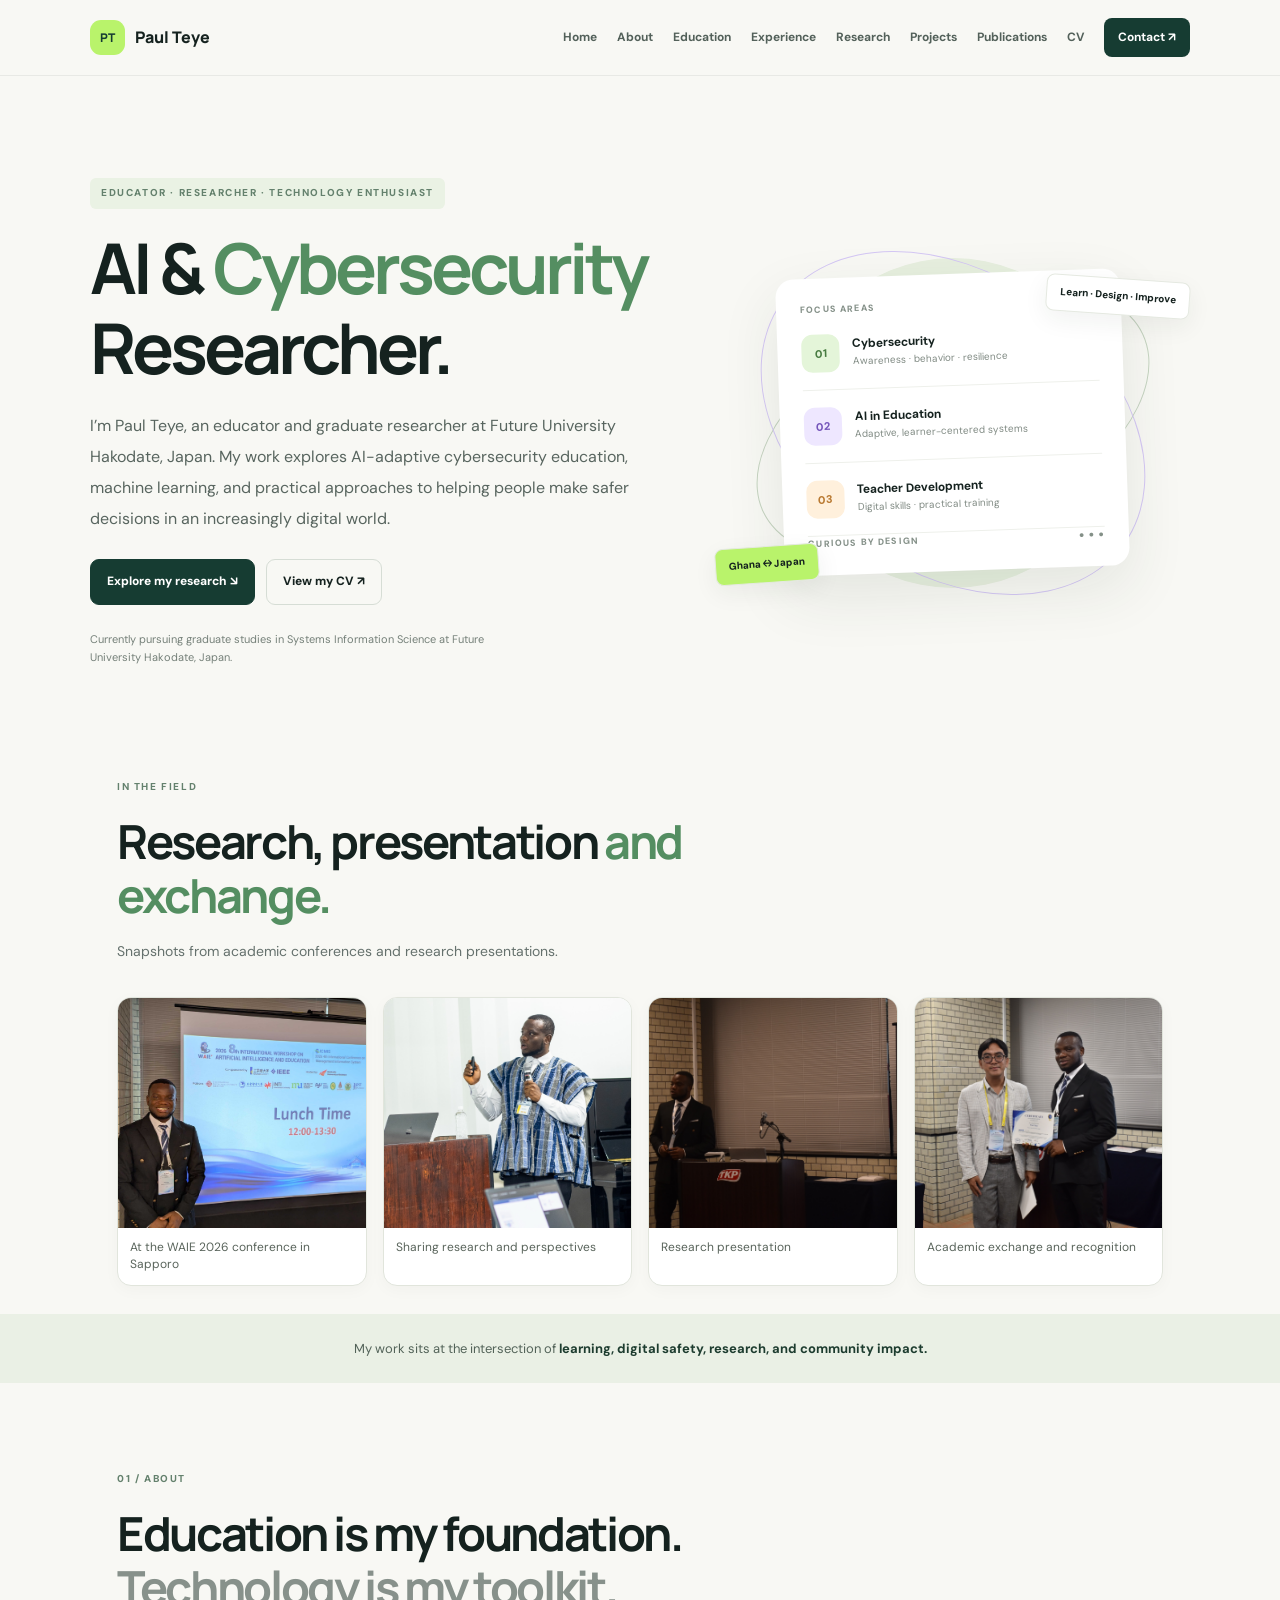
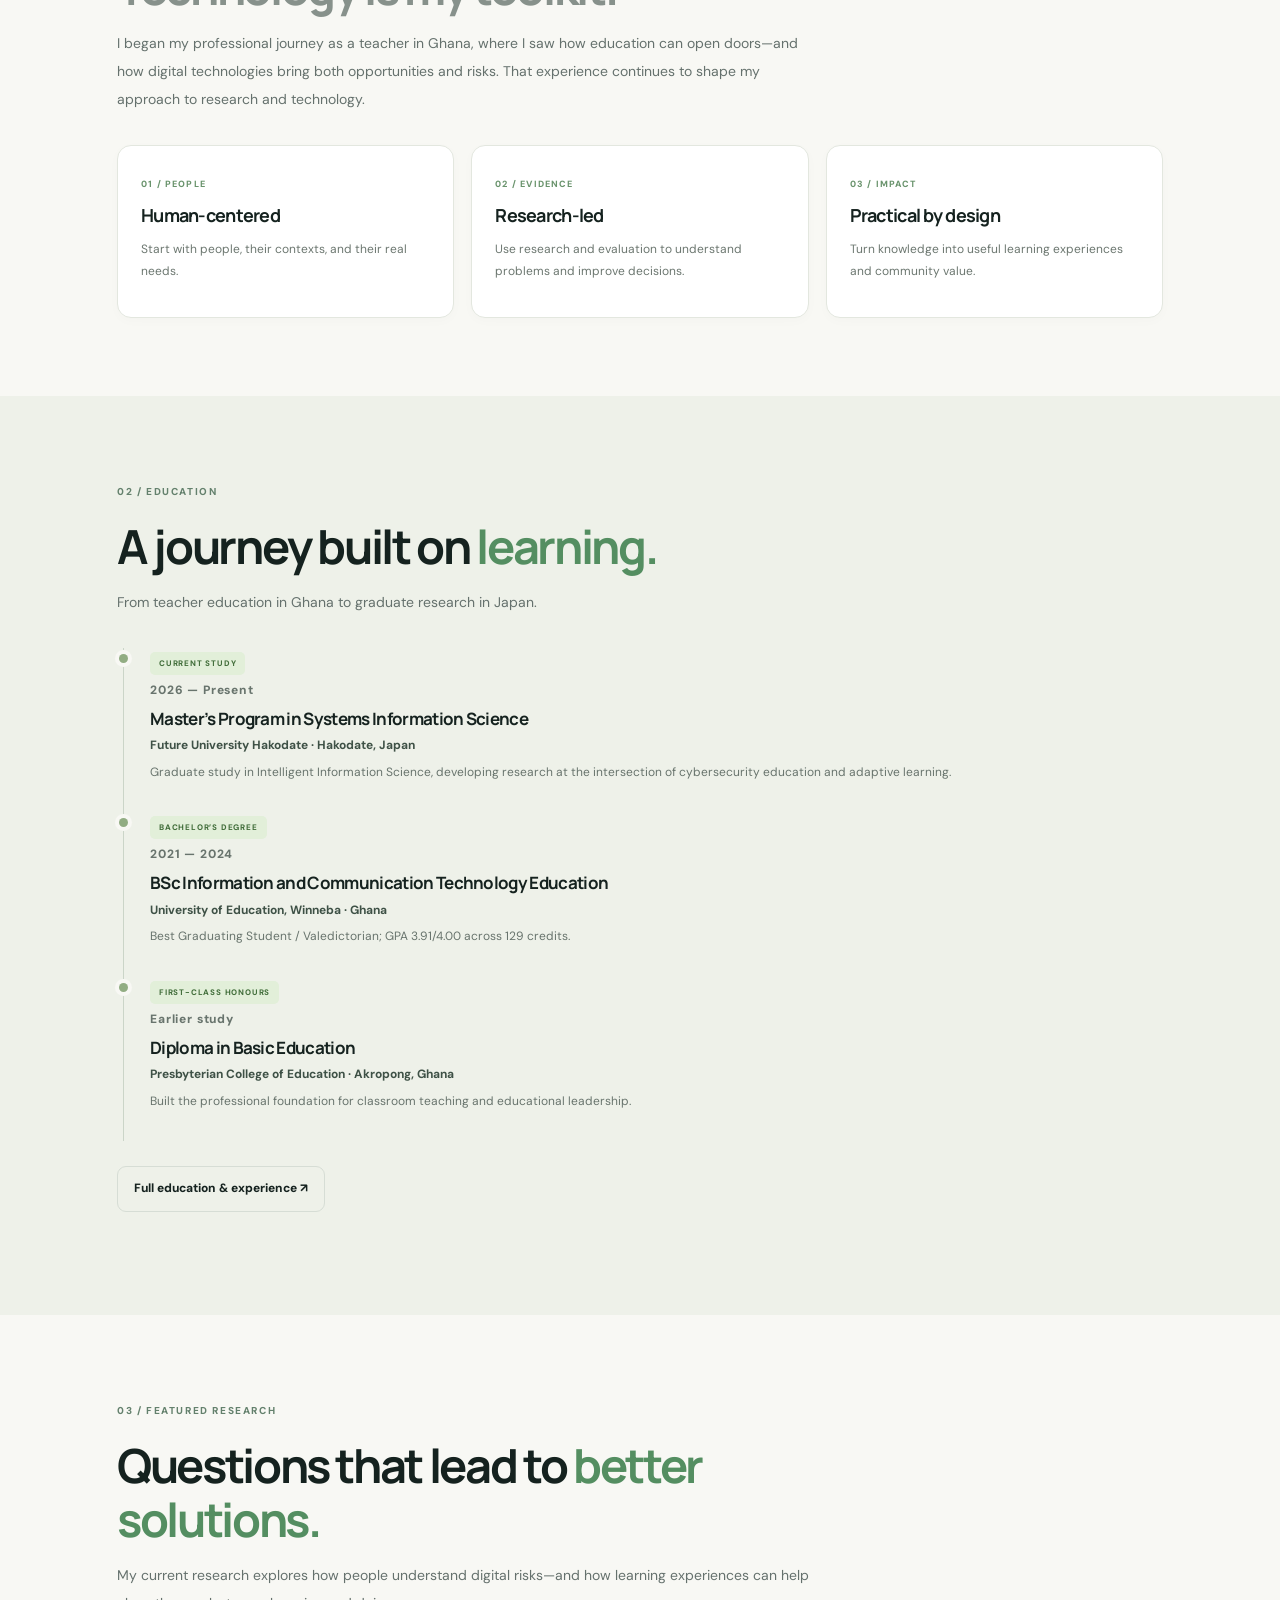
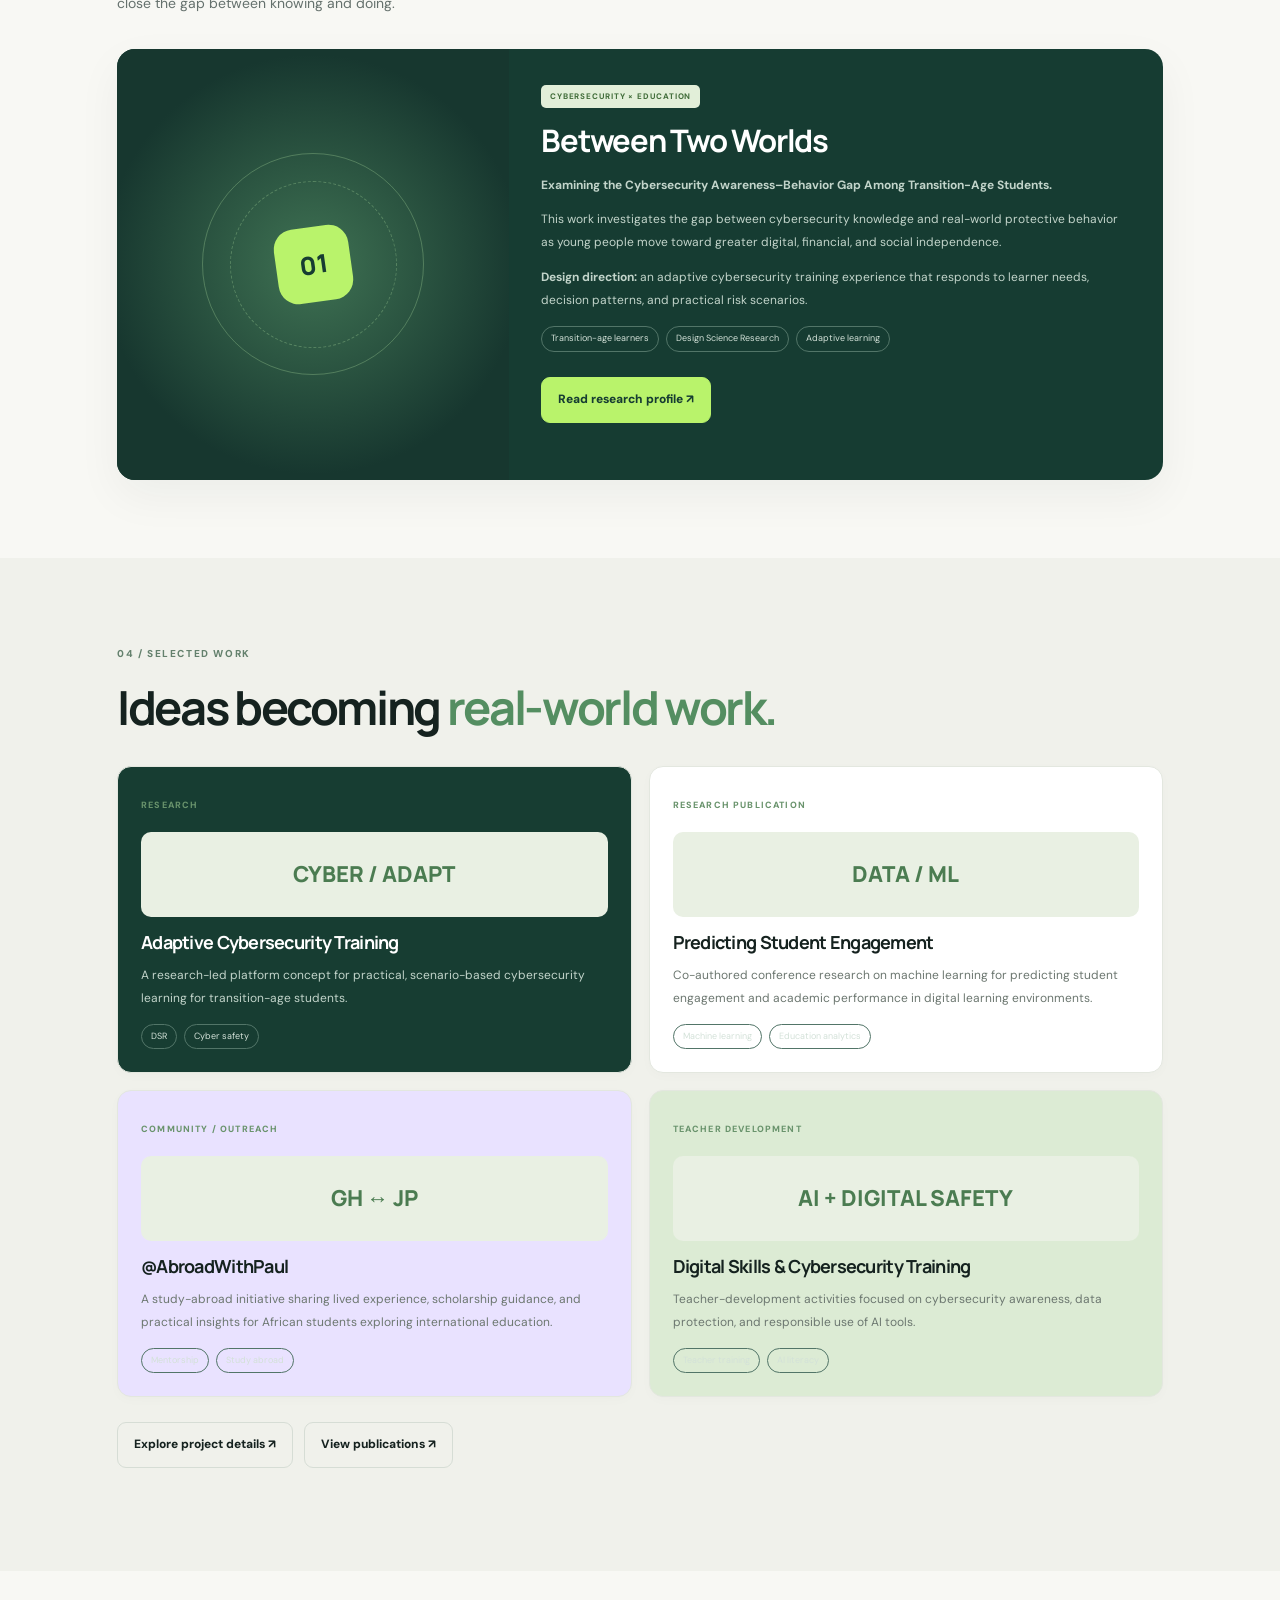
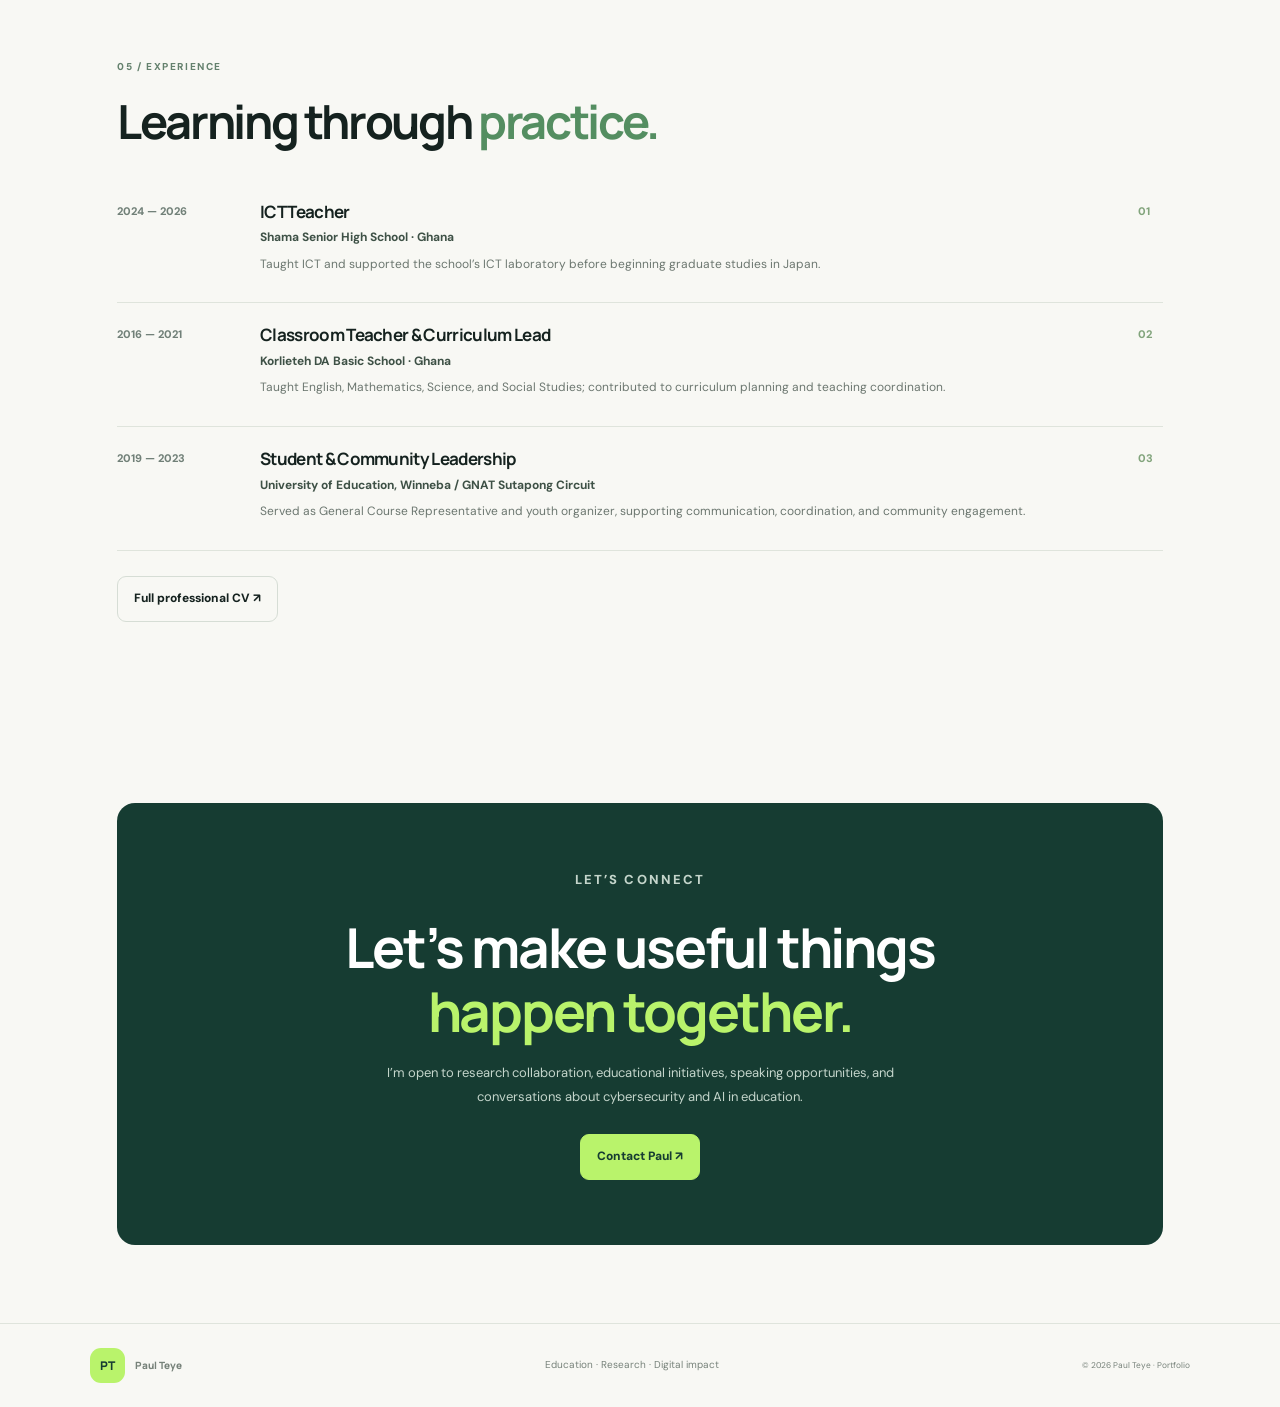
<file: index.html>
<!doctype html><html lang="en"><head><meta charset="utf-8"><meta name="viewport" content="width=device-width,initial-scale=1"><meta name="description" content="Home — Paul Teye, educator and graduate researcher."><title>Home | Paul Teye</title><link rel="stylesheet" href="styles.css"></head><body><header class="header"><a class="brand" href="index.html"><span class="mark">PT</span><span>Paul Teye</span></a><button class="menu" aria-label="Toggle navigation" aria-expanded="false">☰</button><nav class="nav"><a href="index.html">Home</a><a href="index.html#about">About</a><a href="education.html">Education</a><a href="experience.html">Experience</a><a href="research.html">Research</a><a href="projects.html">Projects</a><a href="publications.html">Publications</a><a href="cv.html">CV</a><a class="navbutton" href="contact.html">Contact ↗</a></nav></header><main>
<div class="wrap hero"><div><p class="eyebrow">Educator · Researcher · Technology Enthusiast</p><h1>AI &amp; <span class="accent">Cybersecurity</span> Researcher.</h1><p class="intro">
  I’m Paul Teye, an educator and graduate researcher at Future University Hakodate, Japan. My work explores AI-adaptive cybersecurity education, machine learning, and practical approaches to helping people make safer decisions in an increasingly digital world.
</p><div class="actions"><a class="btn primary" href="research.html">Explore my research ↘</a><a class="btn" href="cv.html">View my CV ↗</a></div><p class="hero-note">Currently pursuing graduate studies in Systems Information Science at Future University Hakodate, Japan.</p></div><div class="visual"><div class="orb"></div><div class="orb two"></div><div class="focusbox"><div class="focushead"><span>FOCUS AREAS</span><span>✳</span></div><div class="focusrow"><span class="num">01</span><div><b>Cybersecurity</b><small>Awareness · behavior · resilience</small></div></div><div class="focusrow"><span class="num">02</span><div><b>AI in Education</b><small>Adaptive, learner-centered systems</small></div></div><div class="focusrow"><span class="num">03</span><div><b>Teacher Development</b><small>Digital skills · practical training</small></div></div><div class="focushead"><span>CURIOUS BY DESIGN</span><span>● ● ●</span></div></div><span class="float a">Learn · Design · Improve</span><span class="float b">Ghana ↔ Japan</span></div></div>
<section class="section" style="padding-top:24px;padding-bottom:28px"><div class="wrap"><div class="sectionhead"><p class="eyebrow">IN THE FIELD</p><h2>Research, presentation <span class="accent">and exchange.</span></h2><p class="lede">Snapshots from academic conferences and research presentations.</p></div><div class="photo-grid"><figure><img src="assets/paul-teye-conference-portrait.jpg" alt="Paul Teye at an international AI and education conference"><figcaption>At the WAIE 2026 conference in Sapporo</figcaption></figure><figure><img src="assets/paul-teye-presenting.jpg" alt="Paul Teye presenting research in traditional Ghanaian attire"><figcaption>Sharing research and perspectives</figcaption></figure><figure><img src="assets/paul-teye-presenting-stage.jpeg" alt="Paul Teye speaking at a conference podium"><figcaption>Research presentation</figcaption></figure><figure><img src="assets/paul-teye-conference-certificate.jpeg" alt="Paul Teye receiving a conference participation certificate"><figcaption>Academic exchange and recognition</figcaption></figure></div></div></section>
<div class="strip">My work sits at the intersection of <strong>learning, digital safety, research, and community impact.</strong></div>
<section class="section" id="about"><div class="wrap"><div class="sectionhead"><p class="eyebrow">01 / ABOUT</p><h2>Education is my foundation.<br><span class="muted">Technology is my toolkit.</span></h2><p class="lede">I began my professional journey as a teacher in Ghana, where I saw how education can open doors—and how digital technologies bring both opportunities and risks. That experience continues to shape my approach to research and technology.</p></div><div class="grid three"><article class="card"><span class="label">01 / PEOPLE</span><h3>Human-centered</h3><p>Start with people, their contexts, and their real needs.</p></article><article class="card"><span class="label">02 / EVIDENCE</span><h3>Research-led</h3><p>Use research and evaluation to understand problems and improve decisions.</p></article><article class="card"><span class="label">03 / IMPACT</span><h3>Practical by design</h3><p>Turn knowledge into useful learning experiences and community value.</p></article></div></div></section>
<section class="section" id="education" style="background:#eef1e9"><div class="wrap"><div class="sectionhead"><p class="eyebrow">02 / EDUCATION</p><h2>A journey built on <span class="accent">learning.</span></h2><p class="lede">From teacher education in Ghana to graduate research in Japan.</p></div><div class="timeline"><div class="timeline-item"><span class="pill">CURRENT STUDY</span><p class="timeline-date">2026 — Present</p><h3>Master’s Program in Systems Information Science</h3><p class="institution">Future University Hakodate · Hakodate, Japan</p><p>Graduate study in Intelligent Information Science, developing research at the intersection of cybersecurity education and adaptive learning.</p></div><div class="timeline-item"><span class="pill">BACHELOR’S DEGREE</span><p class="timeline-date">2021 — 2024</p><h3>BSc Information and Communication Technology Education</h3><p class="institution">University of Education, Winneba · Ghana</p><p>Best Graduating Student / Valedictorian; GPA 3.91/4.00 across 129 credits.</p></div><div class="timeline-item"><span class="pill">FIRST-CLASS HONOURS</span><p class="timeline-date">Earlier study</p><h3>Diploma in Basic Education</h3><p class="institution">Presbyterian College of Education · Akropong, Ghana</p><p>Built the professional foundation for classroom teaching and educational leadership.</p></div></div><div class="actions"><a class="btn" href="cv.html">Full education & experience ↗</a></div></div></section>
<section class="section"><div class="wrap"><div class="sectionhead"><p class="eyebrow">03 / FEATURED RESEARCH</p><h2>Questions that lead to <span class="accent">better solutions.</span></h2><p class="lede">My current research explores how people understand digital risks—and how learning experiences can help close the gap between knowing and doing.</p></div><article class="feature"><div class="feature-art"><span>01</span></div><div class="feature-copy"><span class="pill">CYBERSECURITY × EDUCATION</span><h3>Between Two Worlds</h3><p><strong>Examining the Cybersecurity Awareness–Behavior Gap Among Transition-Age Students.</strong></p><p>This work investigates the gap between cybersecurity knowledge and real-world protective behavior as young people move toward greater digital, financial, and social independence.</p><p><strong>Design direction:</strong> an adaptive cybersecurity training experience that responds to learner needs, decision patterns, and practical risk scenarios.</p><div class="tags"><span>Transition-age learners</span><span>Design Science Research</span><span>Adaptive learning</span></div><div class="actions"><a class="btn light" href="research.html">Read research profile ↗</a></div></div></article></div></section>
<section class="section" style="background:#f0f1eb"><div class="wrap"><div class="sectionhead"><p class="eyebrow">04 / SELECTED WORK</p><h2>Ideas becoming <span class="accent">real-world work.</span></h2></div><div class="grid two"><article class="card dark"><span class="label">RESEARCH</span><div class="project-art">CYBER / ADAPT</div><h3>Adaptive Cybersecurity Training</h3><p>A research-led platform concept for practical, scenario-based cybersecurity learning for transition-age students.</p><div class="tags"><span>DSR</span><span>Cyber safety</span></div></article><article class="card"><span class="label">RESEARCH PUBLICATION</span><div class="project-art">DATA / ML</div><h3>Predicting Student Engagement</h3><p>Co-authored conference research on machine learning for predicting student engagement and academic performance in digital learning environments.</p><div class="tags"><span>Machine learning</span><span>Education analytics</span></div></article><article class="card lilac"><span class="label">COMMUNITY / OUTREACH</span><div class="project-art">GH ↔ JP</div><h3>@AbroadWithPaul</h3><p>A study-abroad initiative sharing lived experience, scholarship guidance, and practical insights for African students exploring international education.</p><div class="tags"><span>Mentorship</span><span>Study abroad</span></div></article><article class="card green"><span class="label">TEACHER DEVELOPMENT</span><div class="project-art">AI + DIGITAL SAFETY</div><h3>Digital Skills & Cybersecurity Training</h3><p>Teacher-development activities focused on cybersecurity awareness, data protection, and responsible use of AI tools.</p><div class="tags"><span>Teacher training</span><span>AI literacy</span></div></article></div><div class="actions"><a class="btn" href="projects.html">Explore project details ↗</a><a class="btn" href="publications.html">View publications ↗</a></div></div></section>
<section class="section"><div class="wrap"><div class="sectionhead"><p class="eyebrow">05 / EXPERIENCE</p><h2>Learning through <span class="accent">practice.</span></h2></div><div class="row"><div class="date">2024 — 2026</div><div><h3>ICT Teacher</h3><p class="institution">Shama Senior High School · Ghana</p><p>Taught ICT and supported the school’s ICT laboratory before beginning graduate studies in Japan.</p></div><span class="idx">01</span></div><div class="row"><div class="date">2016 — 2021</div><div><h3>Classroom Teacher & Curriculum Lead</h3><p class="institution">Korlieteh DA Basic School · Ghana</p><p>Taught English, Mathematics, Science, and Social Studies; contributed to curriculum planning and teaching coordination.</p></div><span class="idx">02</span></div><div class="row"><div class="date">2019 — 2023</div><div><h3>Student & Community Leadership</h3><p class="institution">University of Education, Winneba / GNAT Sutapong Circuit</p><p>Served as General Course Representative and youth organizer, supporting communication, coordination, and community engagement.</p></div><span class="idx">03</span></div><div class="actions"><a class="btn" href="cv.html">Full professional CV ↗</a></div></div></section>
<section class="section"><div class="wrap"><div class="contact"><p class="eyebrow">LET’S CONNECT</p><h2>Let’s make useful things<br><span>happen together.</span></h2><p>I’m open to research collaboration, educational initiatives, speaking opportunities, and conversations about cybersecurity and AI in education.</p><a class="btn light" href="contact.html">Contact Paul ↗</a></div></div></section>
</main><footer class="footer"><a class="brand" href="index.html"><span class="mark">PT</span><span>Paul Teye</span></a><span>Education · Research · Digital impact</span><small>© <span id="year"></span> Paul Teye · Portfolio</small></footer><script src="script.js"></script></body></html>
</file>
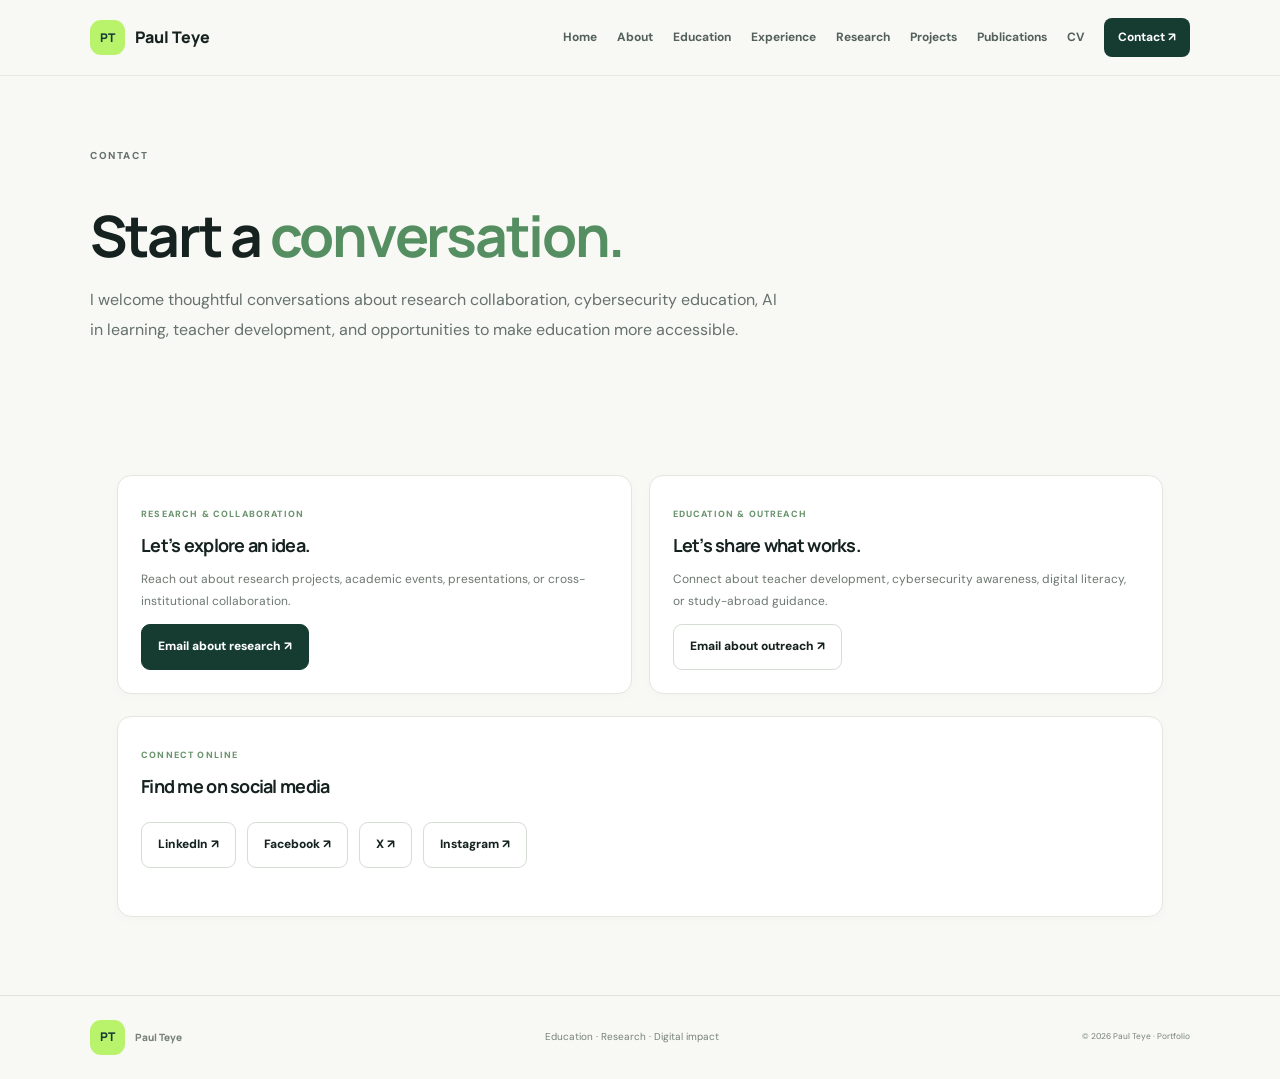
<file: contact.html>
<!doctype html><html lang="en"><head><meta charset="utf-8"><meta name="viewport" content="width=device-width,initial-scale=1"><meta name="description" content="Contact — Paul Teye, educator and graduate researcher."><title>Contact | Paul Teye</title><link rel="stylesheet" href="styles.css"></head><body><header class="header"><a class="brand" href="index.html"><span class="mark">PT</span><span>Paul Teye</span></a><button class="menu" aria-label="Toggle navigation" aria-expanded="false">☰</button><nav class="nav"><a href="index.html">Home</a><a href="index.html#about">About</a><a href="education.html">Education</a><a href="experience.html">Experience</a><a href="research.html">Research</a><a href="projects.html">Projects</a><a href="publications.html">Publications</a><a href="cv.html">CV</a><a class="navbutton" href="contact.html">Contact ↗</a></nav></header><main><div class="wrap page-hero"><p class="eyebrow">CONTACT</p><h1>Start a <span class="accent">conversation.</span></h1><p>I welcome thoughtful conversations about research collaboration, cybersecurity education, AI in learning, teacher development, and opportunities to make education more accessible.</p></div><section class="section"><div class="wrap"><div class="grid two"><article class="card"><span class="label">RESEARCH & COLLABORATION</span><h3>Let’s explore an idea.</h3><p>Reach out about research projects, academic events, presentations, or cross-institutional collaboration.</p><a class="btn primary" href="mailto:teikwekupaul@gmail.com?subject=Research%20collaboration">Email about research ↗</a></article><article class="card"><span class="label">EDUCATION & OUTREACH</span><h3>Let’s share what works.</h3><p>Connect about teacher development, cybersecurity awareness, digital literacy, or study-abroad guidance.</p><a class="btn" href="mailto:teikwekupaul@gmail.com?subject=Education%20and%20outreach">Email about outreach ↗</a></article></div><article class="card" style="margin-top:22px"><span class="label">CONNECT ONLINE</span><h3>Find me on social media</h3><div class="actions"><a class="btn" href="https://www.linkedin.com/in/paul-teye-97b855438/" target="_blank" rel="noopener">LinkedIn ↗</a><a class="btn" href="https://www.facebook.com/tei.paul.5" target="_blank" rel="noopener">Facebook ↗</a><a class="btn" href="https://x.com/T_OsinachiPaul" target="_blank" rel="noopener">X ↗</a><a class="btn" href="https://www.instagram.com/osinachitop1/" target="_blank" rel="noopener">Instagram ↗</a></div></article></div></section></main><footer class="footer"><a class="brand" href="index.html"><span class="mark">PT</span><span>Paul Teye</span></a><span>Education · Research · Digital impact</span><small>© <span id="year"></span> Paul Teye · Portfolio</small></footer><script src="script.js"></script></body></html>
</file>
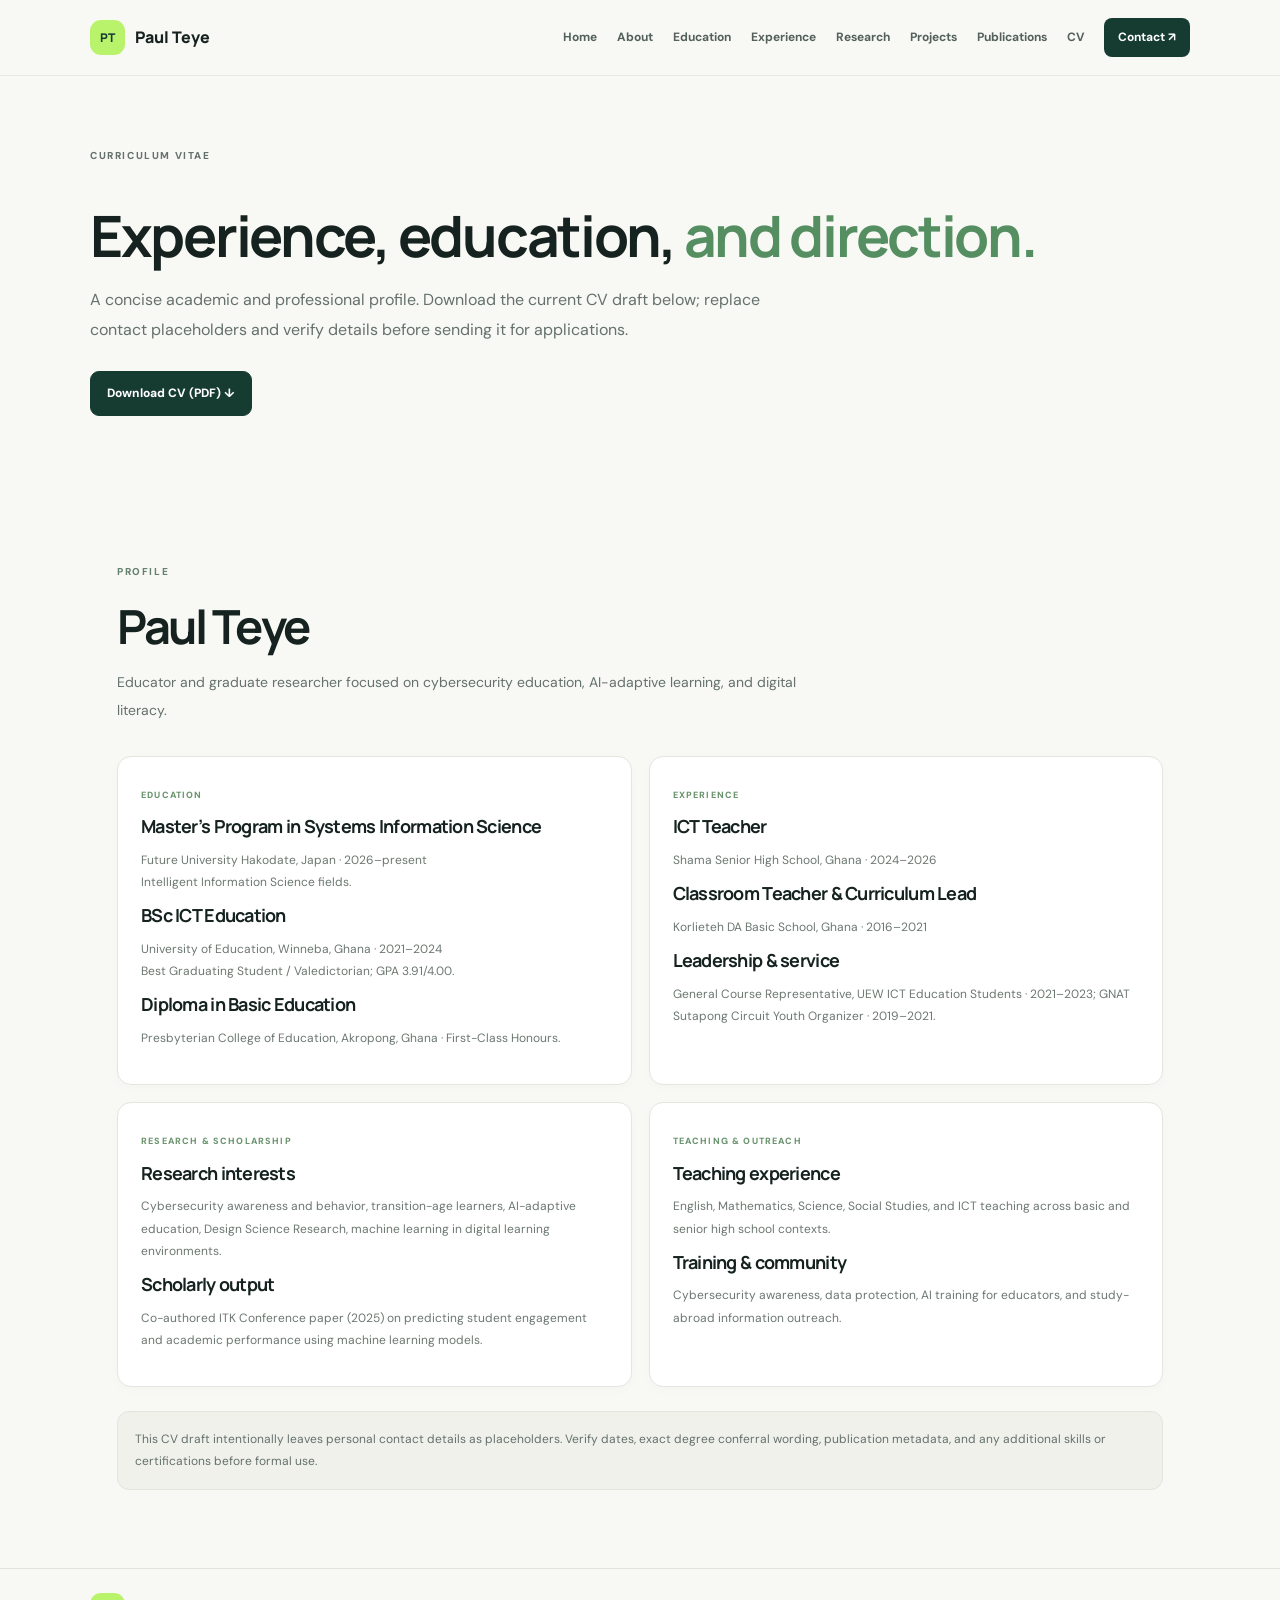
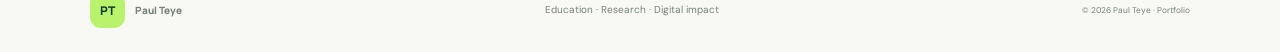
<file: cv.html>
<!doctype html><html lang="en"><head><meta charset="utf-8"><meta name="viewport" content="width=device-width,initial-scale=1"><meta name="description" content="CV — Paul Teye, educator and graduate researcher."><title>CV | Paul Teye</title><link rel="stylesheet" href="styles.css"></head><body><header class="header"><a class="brand" href="index.html"><span class="mark">PT</span><span>Paul Teye</span></a><button class="menu" aria-label="Toggle navigation" aria-expanded="false">☰</button><nav class="nav"><a href="index.html">Home</a><a href="index.html#about">About</a><a href="education.html">Education</a><a href="experience.html">Experience</a><a href="research.html">Research</a><a href="projects.html">Projects</a><a href="publications.html">Publications</a><a href="cv.html">CV</a><a class="navbutton" href="contact.html">Contact ↗</a></nav></header><main><div class="wrap page-hero"><p class="eyebrow">CURRICULUM VITAE</p><h1>Experience, education, <span class="accent">and direction.</span></h1><p>A concise academic and professional profile. Download the current CV draft below; replace contact placeholders and verify details before sending it for applications.</p><div class="actions"><a class="btn primary" href="assets/Paul_Teye_CV.pdf" download>Download CV (PDF) ↓</a></div></div><section class="section"><div class="wrap"><div class="sectionhead"><p class="eyebrow">PROFILE</p><h2>Paul Teye</h2><p class="lede">Educator and graduate researcher focused on cybersecurity education, AI-adaptive learning, and digital literacy.</p></div><div class="grid two"><article class="card"><span class="label">EDUCATION</span><h3>Master’s Program in Systems Information Science</h3><p>Future University Hakodate, Japan · 2026–present<br>Intelligent Information Science fields.</p><h3>BSc ICT Education</h3><p>University of Education, Winneba, Ghana · 2021–2024<br>Best Graduating Student / Valedictorian; GPA 3.91/4.00.</p><h3>Diploma in Basic Education</h3><p>Presbyterian College of Education, Akropong, Ghana · First-Class Honours.</p></article><article class="card"><span class="label">EXPERIENCE</span><h3>ICT Teacher</h3><p>Shama Senior High School, Ghana · 2024–2026</p><h3>Classroom Teacher & Curriculum Lead</h3><p>Korlieteh DA Basic School, Ghana · 2016–2021</p><h3>Leadership & service</h3><p>General Course Representative, UEW ICT Education Students · 2021–2023; GNAT Sutapong Circuit Youth Organizer · 2019–2021.</p></article><article class="card"><span class="label">RESEARCH & SCHOLARSHIP</span><h3>Research interests</h3><p>Cybersecurity awareness and behavior, transition-age learners, AI-adaptive education, Design Science Research, machine learning in digital learning environments.</p><h3>Scholarly output</h3><p>Co-authored ITK Conference paper (2025) on predicting student engagement and academic performance using machine learning models.</p></article><article class="card"><span class="label">TEACHING & OUTREACH</span><h3>Teaching experience</h3><p>English, Mathematics, Science, Social Studies, and ICT teaching across basic and senior high school contexts.</p><h3>Training & community</h3><p>Cybersecurity awareness, data protection, AI training for educators, and study-abroad information outreach.</p></article></div><div class="notice" style="margin-top:24px">This CV draft intentionally leaves personal contact details as placeholders. Verify dates, exact degree conferral wording, publication metadata, and any additional skills or certifications before formal use.</div></div></section></main><footer class="footer"><a class="brand" href="index.html"><span class="mark">PT</span><span>Paul Teye</span></a><span>Education · Research · Digital impact</span><small>© <span id="year"></span> Paul Teye · Portfolio</small></footer><script src="script.js"></script></body></html>
</file>
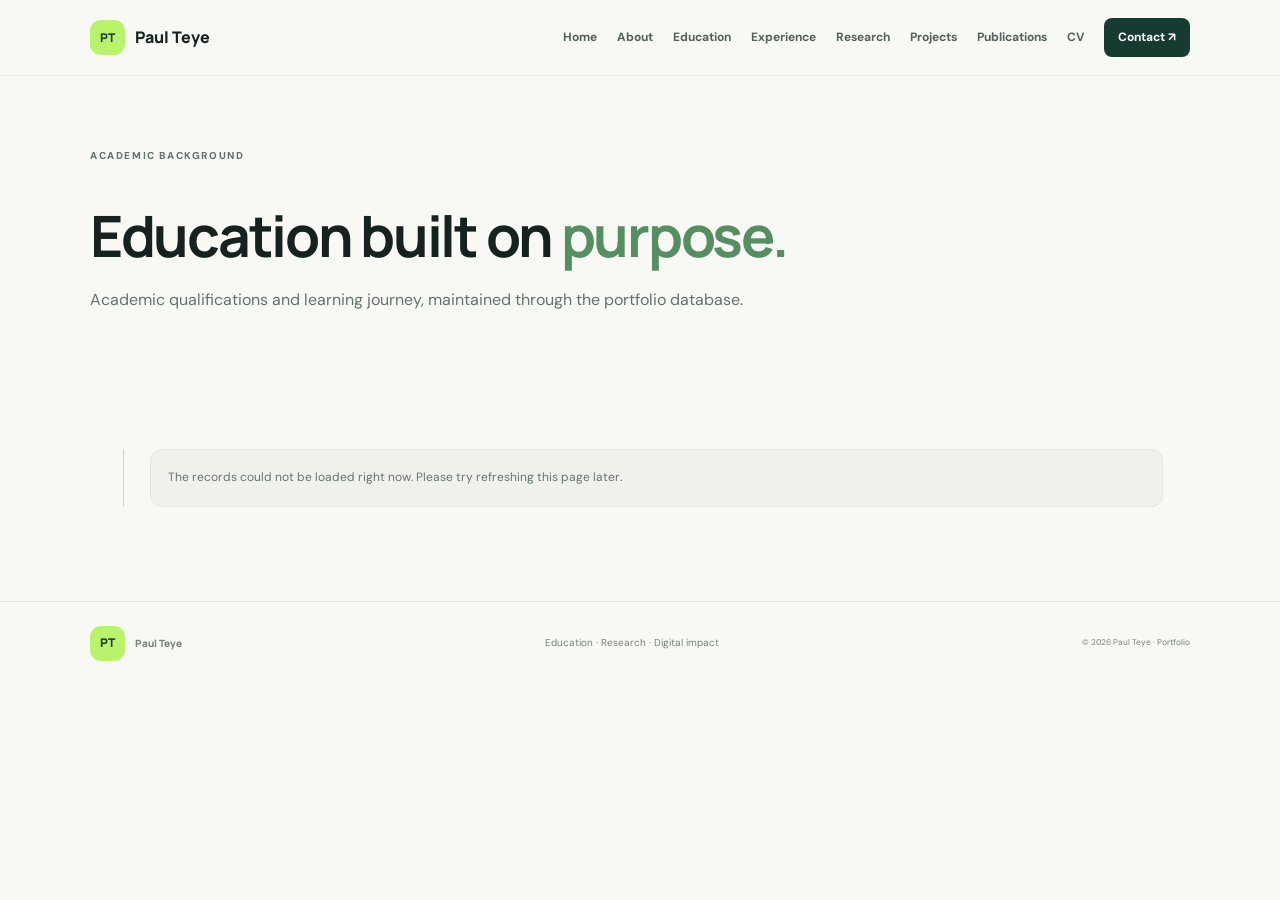
<file: education.html>
<!doctype html><html lang="en"><head><meta charset="utf-8"><meta name="viewport" content="width=device-width,initial-scale=1"><meta name="description" content="Education and academic qualifications of Paul Teye."><title>Education | Paul Teye</title><link rel="stylesheet" href="styles.css"></head><body><header class="header"><a class="brand" href="index.html"><span class="mark">PT</span><span>Paul Teye</span></a><button class="menu" aria-label="Toggle navigation" aria-expanded="false">☰</button><nav class="nav"><a href="index.html">Home</a><a href="index.html#about">About</a><a href="education.html">Education</a><a href="experience.html">Experience</a><a href="research.html">Research</a><a href="projects.html">Projects</a><a href="publications.html">Publications</a><a href="cv.html">CV</a><a class="navbutton" href="contact.html">Contact ↗</a></nav></header><main><div class="wrap page-hero"><p class="eyebrow">ACADEMIC BACKGROUND</p><h1>Education built on <span class="accent">purpose.</span></h1><p>Academic qualifications and learning journey, maintained through the portfolio database.</p></div><section class="section"><div class="wrap"><div id="education-list" class="timeline"><p class="notice">Loading education records…</p></div><p id="education-status" class="muted" aria-live="polite"></p></div></section></main><footer class="footer"><a class="brand" href="index.html"><span class="mark">PT</span><span>Paul Teye</span></a><span>Education · Research · Digital impact</span><small>© <span id="year"></span> Paul Teye · Portfolio</small></footer><script src="script.js"></script></body></html>
</file>
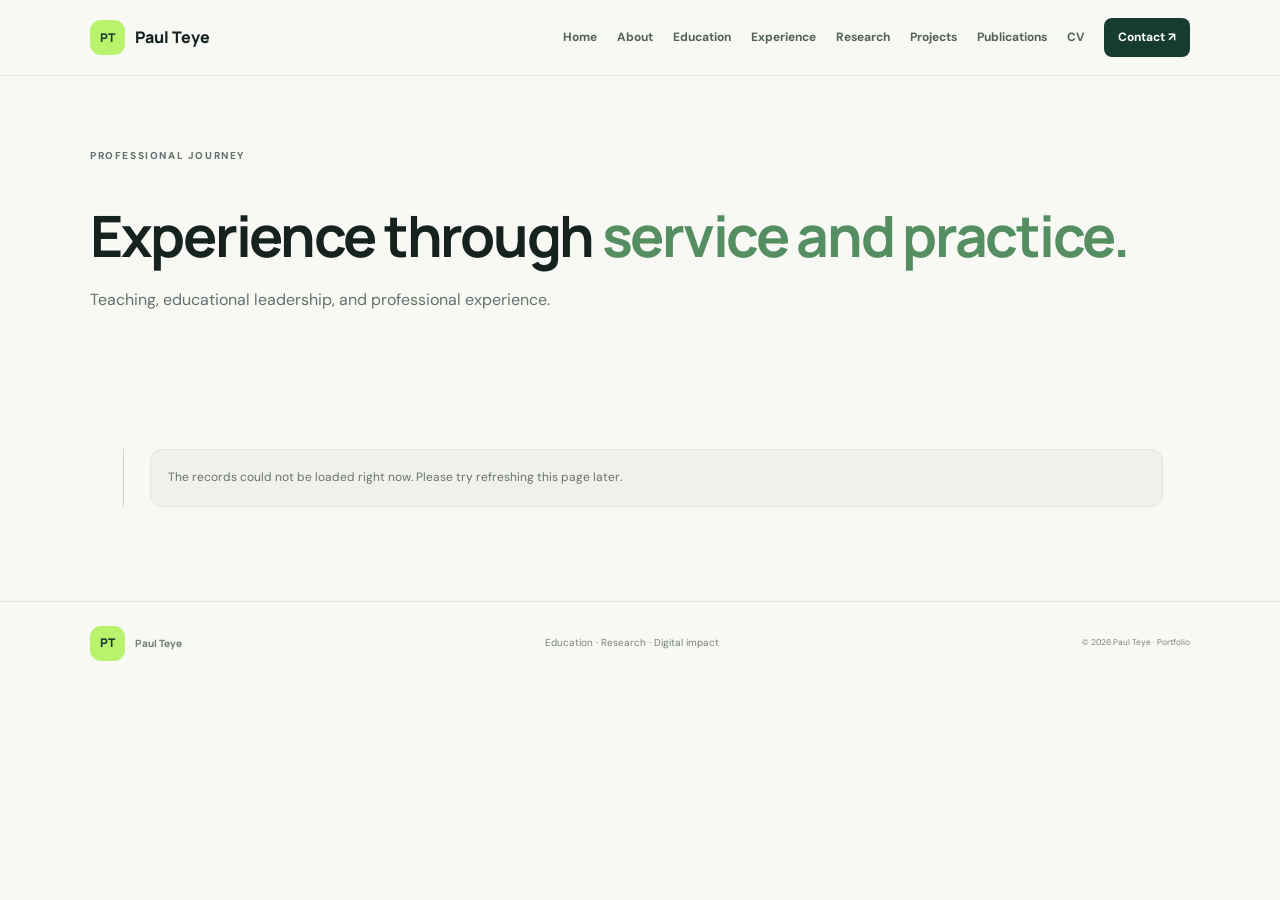
<file: experience.html>
<!doctype html><html lang="en"><head><meta charset="utf-8"><meta name="viewport" content="width=device-width,initial-scale=1"><meta name="description" content="Professional experience and leadership of Paul Teye."><title>Professional Experience | Paul Teye</title><link rel="stylesheet" href="styles.css"></head><body><header class="header"><a class="brand" href="index.html"><span class="mark">PT</span><span>Paul Teye</span></a><button class="menu" aria-label="Toggle navigation" aria-expanded="false">☰</button><nav class="nav"><a href="index.html">Home</a><a href="index.html#about">About</a><a href="education.html">Education</a><a href="experience.html">Experience</a><a href="research.html">Research</a><a href="projects.html">Projects</a><a href="publications.html">Publications</a><a href="cv.html">CV</a><a class="navbutton" href="contact.html">Contact ↗</a></nav></header><main><div class="wrap page-hero"><p class="eyebrow">PROFESSIONAL JOURNEY</p><h1>Experience through <span class="accent">service and practice.</span></h1><p>Teaching, educational leadership, and professional experience.</p></div><section class="section"><div class="wrap"><div id="experience-list" class="timeline"><p class="notice">Loading experience records…</p></div><p id="experience-status" class="muted" aria-live="polite"></p></div></section></main><footer class="footer"><a class="brand" href="index.html"><span class="mark">PT</span><span>Paul Teye</span></a><span>Education · Research · Digital impact</span><small>© <span id="year"></span> Paul Teye · Portfolio</small></footer><script src="script.js"></script></body></html>
</file>
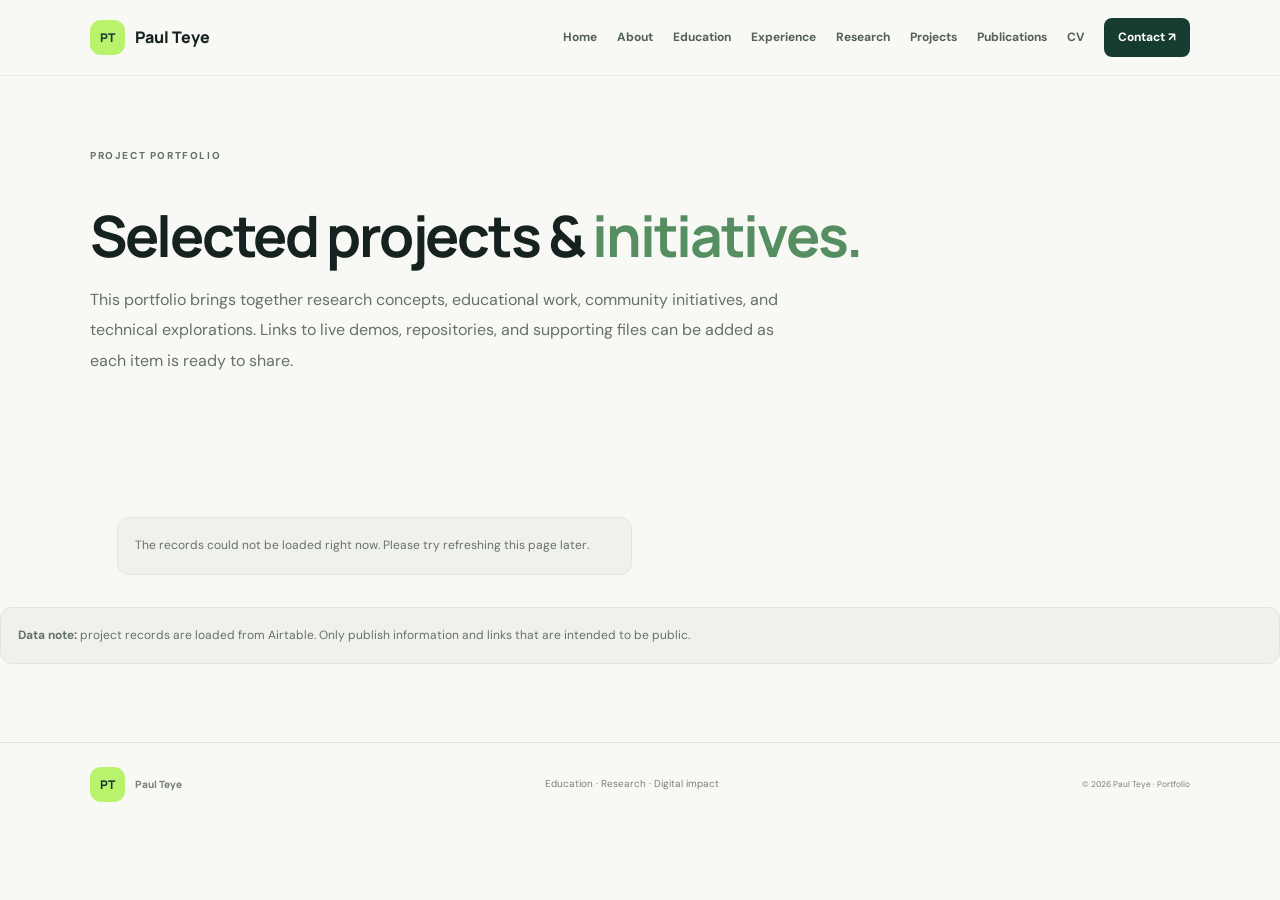
<file: projects.html>
<!doctype html><html lang="en"><head><meta charset="utf-8"><meta name="viewport" content="width=device-width,initial-scale=1"><meta name="description" content="Projects — Paul Teye, educator and graduate researcher."><title>Projects | Paul Teye</title><link rel="stylesheet" href="styles.css"></head><body><header class="header"><a class="brand" href="index.html"><span class="mark">PT</span><span>Paul Teye</span></a><button class="menu" aria-label="Toggle navigation" aria-expanded="false">☰</button><nav class="nav"><a href="index.html">Home</a><a href="index.html#about">About</a><a href="education.html">Education</a><a href="experience.html">Experience</a><a href="research.html">Research</a><a href="projects.html">Projects</a><a href="publications.html">Publications</a><a href="cv.html">CV</a><a class="navbutton" href="contact.html">Contact ↗</a></nav></header><main><div class="wrap page-hero"><p class="eyebrow">PROJECT PORTFOLIO</p><h1>Selected projects & <span class="accent">initiatives.</span></h1><p>This portfolio brings together research concepts, educational work, community initiatives, and technical explorations. Links to live demos, repositories, and supporting files can be added as each item is ready to share.</p></div><section class="section"><div class="wrap"><div id="project-list" class="grid two" aria-live="polite"><p class="notice">Loading projects…</p></div></div><div class="notice" style="margin-top:20px"><strong>Data note:</strong> project records are loaded from Airtable. Only publish information and links that are intended to be public.</div></div></section></main><footer class="footer"><a class="brand" href="index.html"><span class="mark">PT</span><span>Paul Teye</span></a><span>Education · Research · Digital impact</span><small>© <span id="year"></span> Paul Teye · Portfolio</small></footer><script src="script.js"></script></body></html>
</file>
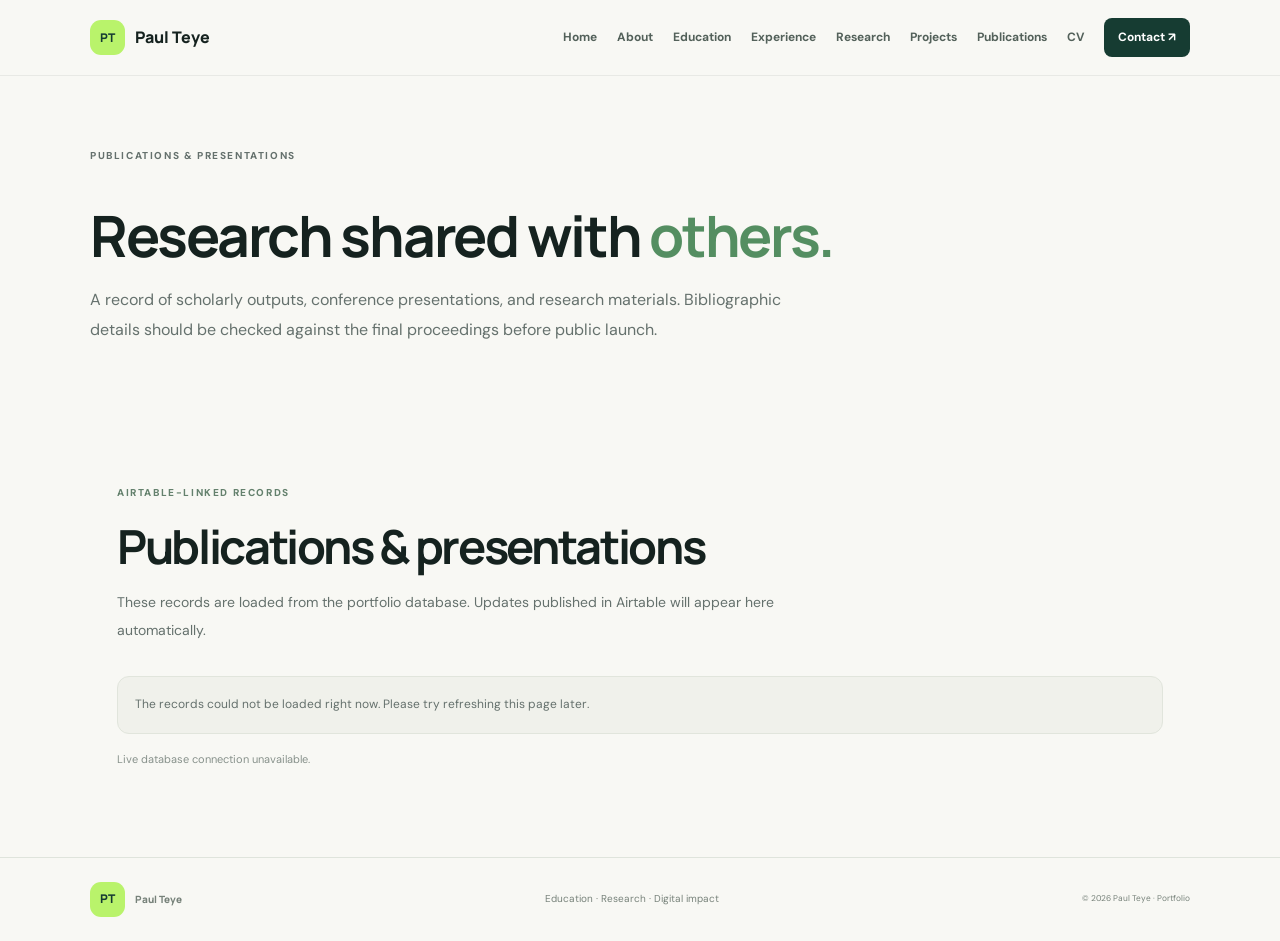
<file: publications.html>
<!doctype html><html lang="en"><head><meta charset="utf-8"><meta name="viewport" content="width=device-width,initial-scale=1"><meta name="description" content="Publications — Paul Teye, educator and graduate researcher."><title>Publications | Paul Teye</title><link rel="stylesheet" href="styles.css"></head><body><header class="header"><a class="brand" href="index.html"><span class="mark">PT</span><span>Paul Teye</span></a><button class="menu" aria-label="Toggle navigation" aria-expanded="false">☰</button><nav class="nav"><a href="index.html">Home</a><a href="index.html#about">About</a><a href="education.html">Education</a><a href="experience.html">Experience</a><a href="research.html">Research</a><a href="projects.html">Projects</a><a href="publications.html">Publications</a><a href="cv.html">CV</a><a class="navbutton" href="contact.html">Contact ↗</a></nav></header><main><div class="wrap page-hero"><p class="eyebrow">PUBLICATIONS & PRESENTATIONS</p><h1>Research shared with <span class="accent">others.</span></h1><p>A record of scholarly outputs, conference presentations, and research materials. Bibliographic details should be checked against the final proceedings before public launch.</p></div><section class="section"><div class="wrap"><div class="sectionhead"><p class="eyebrow">AIRTABLE-LINKED RECORDS</p><h2>Publications & presentations</h2><p class="lede">These records are loaded from the portfolio database. Updates published in Airtable will appear here automatically.</p></div><div id="publication-list" aria-live="polite"><p class="notice">Loading publications…</p></div><p id="publication-status" class="muted" style="font-size:11px;margin-top:16px"></p></div></section></main><footer class="footer"><a class="brand" href="index.html"><span class="mark">PT</span><span>Paul Teye</span></a><span>Education · Research · Digital impact</span><small>© <span id="year"></span> Paul Teye · Portfolio</small></footer><script src="script.js"></script></body></html>
</file>
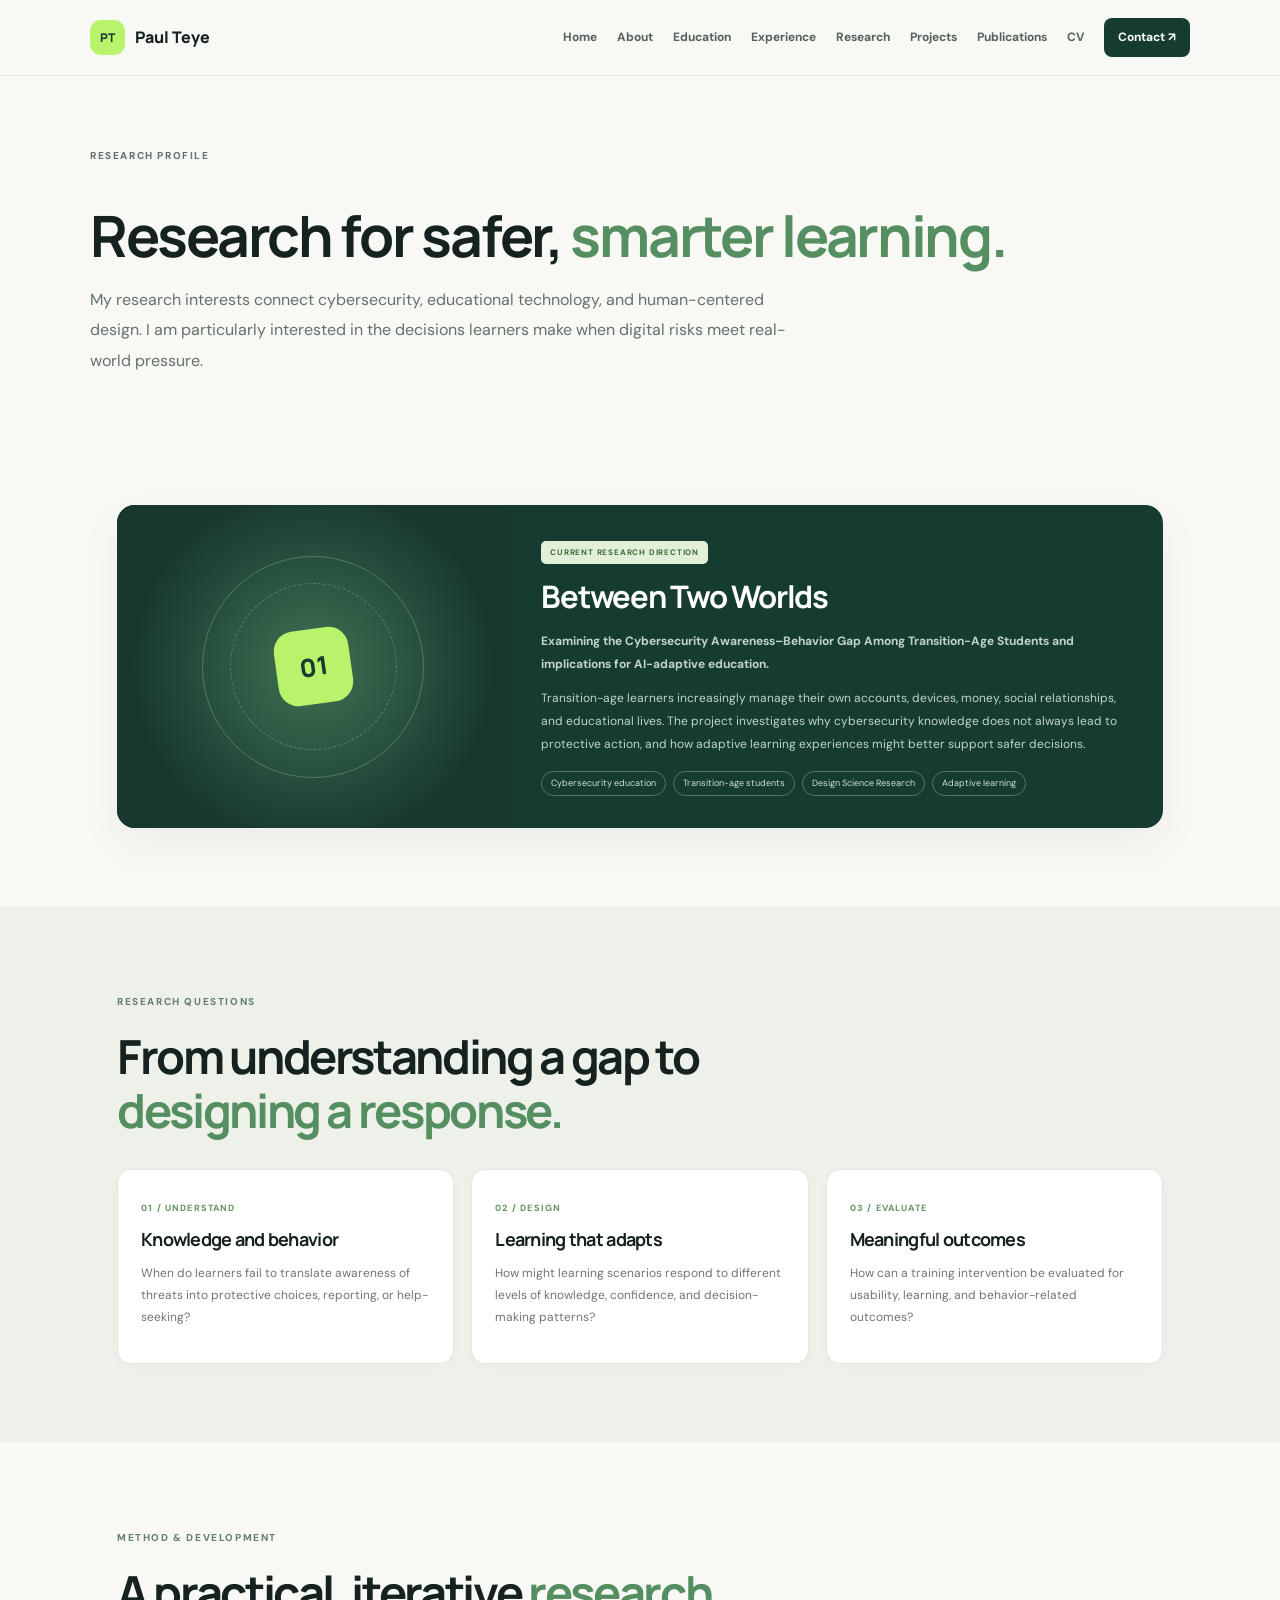
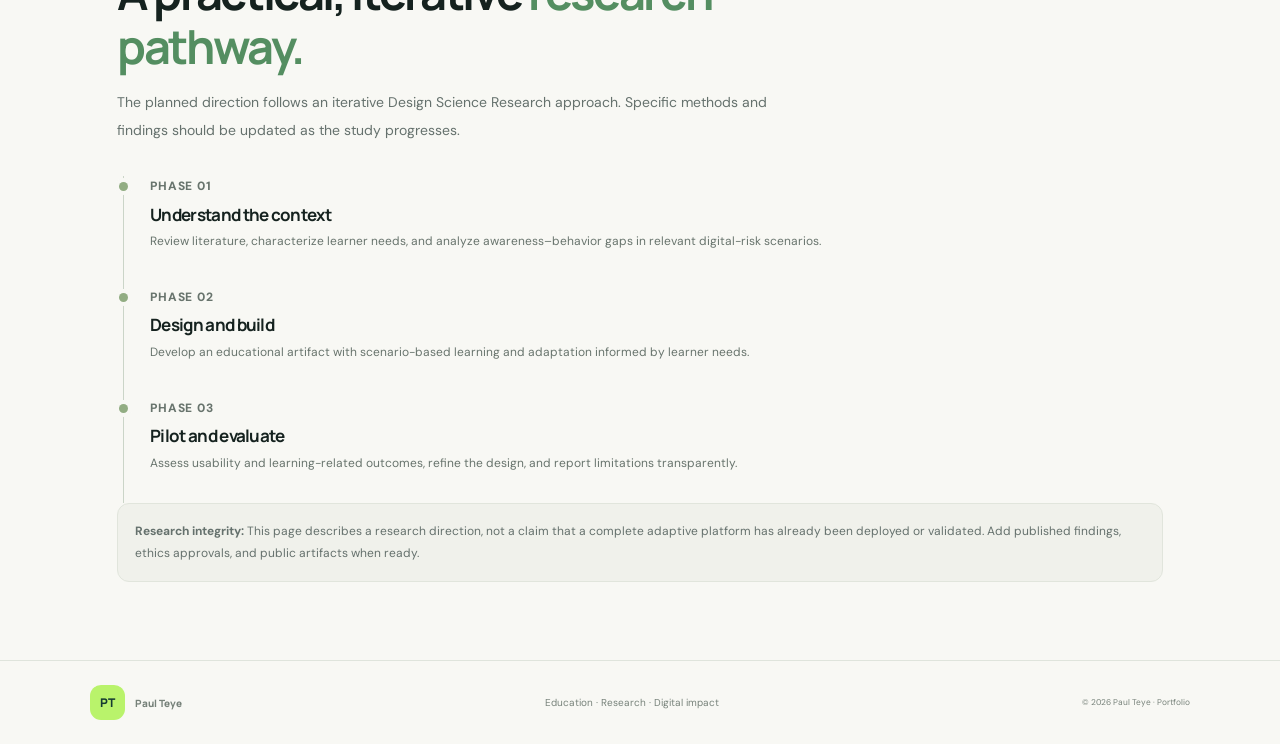
<file: research.html>
<!doctype html><html lang="en"><head><meta charset="utf-8"><meta name="viewport" content="width=device-width,initial-scale=1"><meta name="description" content="Research — Paul Teye, educator and graduate researcher."><title>Research | Paul Teye</title><link rel="stylesheet" href="styles.css"></head><body><header class="header"><a class="brand" href="index.html"><span class="mark">PT</span><span>Paul Teye</span></a><button class="menu" aria-label="Toggle navigation" aria-expanded="false">☰</button><nav class="nav"><a href="index.html">Home</a><a href="index.html#about">About</a><a href="education.html">Education</a><a href="experience.html">Experience</a><a href="research.html">Research</a><a href="projects.html">Projects</a><a href="publications.html">Publications</a><a href="cv.html">CV</a><a class="navbutton" href="contact.html">Contact ↗</a></nav></header><main><div class="wrap page-hero"><p class="eyebrow">RESEARCH PROFILE</p><h1>Research for safer, <span class="accent">smarter learning.</span></h1><p>My research interests connect cybersecurity, educational technology, and human-centered design. I am particularly interested in the decisions learners make when digital risks meet real-world pressure.</p></div><section class="section"><div class="wrap"><article class="feature"><div class="feature-art"><span>01</span></div><div class="feature-copy"><span class="pill">CURRENT RESEARCH DIRECTION</span><h3>Between Two Worlds</h3><p><strong>Examining the Cybersecurity Awareness–Behavior Gap Among Transition-Age Students and implications for AI-adaptive education.</strong></p><p>Transition-age learners increasingly manage their own accounts, devices, money, social relationships, and educational lives. The project investigates why cybersecurity knowledge does not always lead to protective action, and how adaptive learning experiences might better support safer decisions.</p><div class="tags"><span>Cybersecurity education</span><span>Transition-age students</span><span>Design Science Research</span><span>Adaptive learning</span></div></div></article></div></section><section class="section" style="background:#eef1e9"><div class="wrap"><div class="sectionhead"><p class="eyebrow">RESEARCH QUESTIONS</p><h2>From understanding a gap to <span class="accent">designing a response.</span></h2></div><div class="grid three"><article class="card"><span class="label">01 / UNDERSTAND</span><h3>Knowledge and behavior</h3><p>When do learners fail to translate awareness of threats into protective choices, reporting, or help-seeking?</p></article><article class="card"><span class="label">02 / DESIGN</span><h3>Learning that adapts</h3><p>How might learning scenarios respond to different levels of knowledge, confidence, and decision-making patterns?</p></article><article class="card"><span class="label">03 / EVALUATE</span><h3>Meaningful outcomes</h3><p>How can a training intervention be evaluated for usability, learning, and behavior-related outcomes?</p></article></div></div></section><section class="section"><div class="wrap"><div class="sectionhead"><p class="eyebrow">METHOD & DEVELOPMENT</p><h2>A practical, iterative <span class="accent">research pathway.</span></h2><p class="lede">The planned direction follows an iterative Design Science Research approach. Specific methods and findings should be updated as the study progresses.</p></div><div class="timeline"><div class="timeline-item"><p class="timeline-date">PHASE 01</p><h3>Understand the context</h3><p>Review literature, characterize learner needs, and analyze awareness–behavior gaps in relevant digital-risk scenarios.</p></div><div class="timeline-item"><p class="timeline-date">PHASE 02</p><h3>Design and build</h3><p>Develop an educational artifact with scenario-based learning and adaptation informed by learner needs.</p></div><div class="timeline-item"><p class="timeline-date">PHASE 03</p><h3>Pilot and evaluate</h3><p>Assess usability and learning-related outcomes, refine the design, and report limitations transparently.</p></div></div><div class="notice"><strong>Research integrity:</strong> This page describes a research direction, not a claim that a complete adaptive platform has already been deployed or validated. Add published findings, ethics approvals, and public artifacts when ready.</div></div></section></main><footer class="footer"><a class="brand" href="index.html"><span class="mark">PT</span><span>Paul Teye</span></a><span>Education · Research · Digital impact</span><small>© <span id="year"></span> Paul Teye · Portfolio</small></footer><script src="script.js"></script></body></html>
</file>
<file: styles.css>
@import url('https://fonts.googleapis.com/css2?family=DM+Sans:wght@400;500;600;700&family=Manrope:wght@400;500;600;700;800&display=swap');
:root{--ink:#15221f;--muted:#65716d;--paper:#f8f8f4;--green:#b9f36b;--deep:#163c32;--line:#dfe4dc}
*{box-sizing:border-box}html{scroll-behavior:smooth}body{margin:0;color:var(--ink);background:var(--paper);font-family:'DM Sans',sans-serif;line-height:1.65}h1,h2,h3{font-family:Manrope,sans-serif;letter-spacing:-.04em;line-height:1.15}a{color:inherit;text-decoration:none}.header{height:76px;padding:0 7%;display:flex;align-items:center;justify-content:space-between;border-bottom:1px solid #15221f12;position:sticky;top:0;background:#f8f8f4ed;backdrop-filter:blur(14px);z-index:10}.brand{display:flex;gap:10px;align-items:center;font-weight:800;font-family:Manrope}.mark{width:35px;height:35px;border-radius:11px;background:var(--green);display:grid;place-items:center;color:var(--deep);font-size:12px}.nav{display:flex;align-items:center;gap:20px;font-size:12px;font-weight:700}.nav a{color:#53615a}.nav a:hover{color:#4d8c5c}.navbutton{background:var(--deep);color:#fff!important;padding:10px 14px;border-radius:8px}.menu{display:none;border:0;background:none;font-size:24px}.wrap{max-width:1100px;margin:auto;padding:0 27px}.section{padding:78px 0}.eyebrow{font-size:10px;letter-spacing:.16em;font-weight:800;color:#64816d;text-transform:uppercase;margin-bottom:18px}.accent{color:#548e61}.muted{color:#87918b}.lede{color:var(--muted);max-width:700px;font-size:14px;line-height:1.9}.hero{padding:82px 0 55px;display:grid;grid-template-columns:1.1fr .9fr;gap:45px;align-items:center;min-height:570px}.hero h1{font-size:clamp(43px,5.8vw,70px);margin:0 0 22px}.intro{font-size:16px;color:#58655f;max-width:600px;line-height:1.9}.actions{display:flex;gap:11px;flex-wrap:wrap;margin:25px 0}.btn{display:inline-flex;align-items:center;gap:13px;padding:12px 16px;border-radius:9px;font-size:12px;font-weight:800;border:1px solid #d6ddd5}.btn.primary{background:var(--deep);border-color:var(--deep);color:#fff}.btn.light{background:var(--green);border-color:var(--green);color:var(--deep)}.hero-note{font-size:11px;color:#758079;max-width:440px}.visual{min-height:370px;position:relative;display:grid;place-items:center}.visual:before{content:'';width:330px;height:330px;background:#e7efdf;border-radius:50%;position:absolute}.orb{position:absolute;width:420px;height:230px;border:1px solid #c5d3c0;border-radius:50%;transform:rotate(-25deg)}.orb.two{width:420px;height:300px;transform:rotate(35deg);border-color:#d4c7f4}.focusbox{z-index:1;position:relative;background:#fff;width:min(345px,95%);padding:24px;border-radius:18px;box-shadow:0 22px 60px #263b2d19;transform:rotate(-2deg)}.focushead{display:flex;justify-content:space-between;color:#849088;font-size:9px;letter-spacing:.13em;font-weight:800}.focusrow{display:flex;gap:13px;align-items:center;padding:17px 0;border-bottom:1px solid #eef0eb}.num{width:38px;height:38px;border-radius:11px;background:#e4f5d9;display:grid;place-items:center;font-weight:800;color:#477b41;font-size:11px}.focusrow:nth-child(3) .num{background:#eee7ff;color:#7556bb}.focusrow:nth-child(4) .num{background:#fff0dc;color:#b97931}.focusrow b,.focusrow small{display:block}.focusrow b{font-size:12px}.focusrow small{font-size:10px;color:#818b84}.float{position:absolute;z-index:2;padding:9px 13px;background:#fff;border:1px solid #e5e9e1;border-radius:8px;font-size:10px;font-weight:800;box-shadow:0 8px 25px #1b2c2010}.float.a{right:0;top:40px;transform:rotate(4deg)}.float.b{left:0;bottom:25px;background:var(--green);transform:rotate(-4deg)}.strip{background:#eaf0e5;text-align:center;padding:24px 18px;font-size:13px;color:#536359}.strip strong{color:#1d3c2f}.sectionhead{margin-bottom:32px}.sectionhead h2{font-size:clamp(32px,4vw,47px);margin:0 0 15px}.grid{display:grid;gap:17px}.grid.two{grid-template-columns:repeat(2,minmax(0,1fr))}.grid.three{grid-template-columns:repeat(3,minmax(0,1fr))}.card{padding:23px;border-radius:14px;border:1px solid #e3e7df;background:#fff}.card h3{font-size:18px;margin:10px 0}.card p{color:#6c7770;font-size:12px;line-height:1.85}.label{font-size:9px;letter-spacing:.13em;font-weight:800;color:#69936c}.timeline{border-left:1px solid #cbd5c8;margin-left:6px;padding-left:26px}.timeline-item{position:relative;padding:0 0 24px}.timeline-item:before{content:'';position:absolute;width:9px;height:9px;border-radius:50%;background:#92ad83;left:-31px;top:6px;box-shadow:0 0 0 4px var(--paper)}.timeline-date{font-size:10px;color:#718078;font-weight:800;letter-spacing:.07em}.timeline h3{font-size:17px;margin:7px 0}.timeline p{font-size:12px;color:#68746d;margin:5px 0;line-height:1.8}.institution{font-weight:700;color:#3e5146!important}.pill{display:inline-block;padding:5px 9px;border-radius:5px;background:#e2efd9;color:#426e3b;font-size:8px;font-weight:800;letter-spacing:.1em}.feature{display:grid;grid-template-columns:.75fr 1.25fr;background:var(--deep);color:white;border-radius:18px;overflow:hidden}.feature-art{min-height:290px;display:grid;place-items:center;background:radial-gradient(circle,#3f7253,#17372f 72%);position:relative}.feature-art:before,.feature-art:after{content:'';position:absolute;width:220px;height:220px;border:1px solid #a6d69a55;border-radius:50%}.feature-art:after{width:165px;height:165px;border-style:dashed}.feature-art span{z-index:1;background:var(--green);color:var(--deep);width:75px;height:75px;border-radius:20px;display:grid;place-items:center;font:800 25px Manrope;transform:rotate(-8deg)}.feature-copy{padding:32px}.feature-copy h3{font-size:31px;margin:15px 0}.feature-copy p{font-size:12px;line-height:1.9;color:#c2d4ca}.tags{display:flex;gap:7px;flex-wrap:wrap;margin-top:15px}.tags span{font-size:9px;border:1px solid #527568;border-radius:20px;padding:5px 9px;color:#d3e1d8}.project-art{height:85px;border-radius:10px;background:#e9f0e3;display:grid;place-items:center;color:#4b7c51;font:800 22px Manrope;margin:15px 0}.dark{background:#173d32!important;color:white}.dark p{color:#c2d4ca!important}.lilac{background:#e9e2ff!important}.green{background:#dcebd4!important}.row{display:grid;grid-template-columns:125px 1fr 25px;gap:18px;padding:22px 0;border-bottom:1px solid var(--line)}.row:first-child{border-top:1px solid var(--line)}.row .date{font-size:11px;color:#718078;font-weight:800}.row h3{font-size:17px;margin:0 0 6px}.row p{font-size:12px;color:#6c7770;line-height:1.8;margin:5px 0}.row .idx{color:#82a47c;font-size:11px;font-weight:800}.contact{background:var(--deep);color:white;text-align:center;padding:65px 22px;border-radius:18px}.contact h2{font-size:clamp(36px,5vw,55px);margin:8px 0 18px}.contact h2 span{color:var(--green)}.contact p{max-width:580px;margin:0 auto 24px;color:#c4d5cb;font-size:13px;line-height:1.9}.footer{padding:24px 7%;border-top:1px solid var(--line);display:flex;gap:18px;align-items:center;justify-content:space-between;color:#77827a;font-size:10px}.page-hero{padding:60px 0 35px}.page-hero h1{font-size:clamp(37px,5vw,57px);margin-bottom:14px}.page-hero p{max-width:700px;color:#65716d;line-height:1.9}.paper{padding:22px 0;border-bottom:1px solid var(--line)}.paper h3{font-size:18px;margin:10px 0}.paper p{font-size:12px;color:#65716d;line-height:1.8}.notice{background:#f0f1eb;border:1px solid #e1e5dc;border-radius:12px;padding:17px;font-size:12px;color:#65716d;line-height:1.8}.download{display:flex;justify-content:space-between;align-items:center;gap:18px;padding:18px 0;border-bottom:1px solid var(--line)}.download h3{font-size:16px;margin:0 0 5px}.download p{margin:0;color:#65716d;font-size:12px}
@media(max-width:800px){.header{padding:0 5%}.nav{gap:11px}.nav a{font-size:10px}.hero{gap:20px}.hero h1{font-size:48px}.grid.three{grid-template-columns:repeat(2,1fr)}}
@media(max-width:640px){.header{height:67px}.menu{display:block}.nav{display:none;position:absolute;left:0;right:0;top:66px;background:var(--paper);padding:19px 6%;flex-direction:column;align-items:stretch;border-bottom:1px solid var(--line)}.nav.open{display:flex}.navbutton{text-align:center}.wrap{padding:0 20px}.hero{display:flex;flex-direction:column;align-items:stretch;padding-top:55px}.hero h1{font-size:clamp(42px,12vw,57px)}.visual{min-height:345px}.section{padding:58px 0}.grid.two,.grid.three,.feature{grid-template-columns:1fr}.feature-art{min-height:220px}.feature-copy{padding:24px}.row{grid-template-columns:75px 1fr 18px;gap:10px}.row .date{font-size:9px}.row h3{font-size:15px}.footer{flex-wrap:wrap;padding:22px 6%}.footer small{width:100%}.download{align-items:flex-start;flex-direction:column}}

.photo-grid{display:grid;grid-template-columns:repeat(4,minmax(0,1fr));gap:16px}.photo-grid figure{margin:0;background:#fff;border:1px solid #e1e5dc;border-radius:14px;overflow:hidden}.photo-grid img{display:block;width:100%;height:230px;object-fit:cover}.photo-grid figure:first-child img{object-position:center 25%}.photo-grid figcaption{padding:11px 12px;font-size:12px;color:#59645b;line-height:1.45}@media(max-width:800px){.photo-grid{grid-template-columns:repeat(2,minmax(0,1fr))}.photo-grid img{height:200px}}@media(max-width:460px){.photo-grid{grid-template-columns:1fr}.photo-grid img{height:auto;max-height:420px}}

/* =========================================
   HOMEPAGE DESIGN ENHANCEMENTS
   ========================================= */

/* Improve readability and consistency */
body {
  -webkit-font-smoothing: antialiased;
  text-rendering: optimizeLegibility;
}

::selection {
  background: #b9f36b;
  color: #163c32;
}

a,
button,
.card,
.photo-grid img {
  transition:
    color 0.2s ease,
    background-color 0.2s ease,
    border-color 0.2s ease,
    box-shadow 0.2s ease,
    transform 0.2s ease;
}

/* Make navigation clearer */
.nav a:not(.navbutton):hover {
  color: #2f7447;
}

.nav a:focus-visible,
.btn:focus-visible,
.menu:focus-visible,
.brand:focus-visible {
  outline: 3px solid #76a957;
  outline-offset: 4px;
}

/* Give the opening section more polish */
.hero {
  padding-top: 92px;
  padding-bottom: 68px;
}

.hero .eyebrow {
  display: inline-block;
  padding: 7px 11px;
  background: #eaf2e4;
  border-radius: 6px;
}

.hero h1 {
  max-width: 680px;
  letter-spacing: -0.055em;
}

.intro {
  font-size: 16px;
  line-height: 1.95;
}

/* Refine buttons */
.btn {
  min-height: 44px;
  justify-content: center;
}

.btn:hover {
  transform: translateY(-2px);
  box-shadow: 0 8px 20px #163c3212;
}

.btn.primary:hover {
  background: #245747;
}

.btn.light:hover {
  background: #c9f68e;
}

/* Improve section headings */
.sectionhead h2 {
  max-width: 760px;
  letter-spacing: -0.05em;
}

.lede {
  font-size: 14px;
  line-height: 2;
}

/* Make information cards feel more refined */
.card {
  box-shadow: 0 3px 12px #15221f05;
}

.card:hover {
  transform: translateY(-3px);
  border-color: #c8d8c2;
  box-shadow: 0 12px 30px #15221f0d;
}

/* Enhance conference photographs */
.photo-grid figure {
  box-shadow: 0 4px 16px #15221f08;
}

.photo-grid figure:hover {
  transform: translateY(-3px);
  box-shadow: 0 12px 26px #15221f12;
}

.photo-grid img {
  transition: transform 0.35s ease;
}

.photo-grid figure:hover img {
  transform: scale(1.025);
}

/* Make research content easier to scan */
.feature {
  box-shadow: 0 16px 45px #15221f0d;
}

.feature-copy {
  align-self: center;
}

.tags span {
  line-height: 1.5;
}

/* Improve mobile navigation and layout */
@media (max-width: 640px) {
  .hero {
    padding-top: 56px;
    padding-bottom: 38px;
  }

  .hero h1 {
    line-height: 1.08;
  }

  .actions .btn {
    flex: 1 1 auto;
  }

  .sectionhead h2 {
    line-height: 1.18;
  }

  .photo-grid {
    gap: 14px;
  }

  .nav {
    max-height: calc(100vh - 67px);
    overflow-y: auto;
  }
}

/* Respect visitors who prefer reduced motion */
@media (prefers-reduced-motion: reduce) {
  *,
  *::before,
  *::after {
    scroll-behavior: auto !important;
    animation-duration: 0.01ms !important;
    animation-iteration-count: 1 !important;
    transition-duration: 0.01ms !important;
  }
}
</file>
